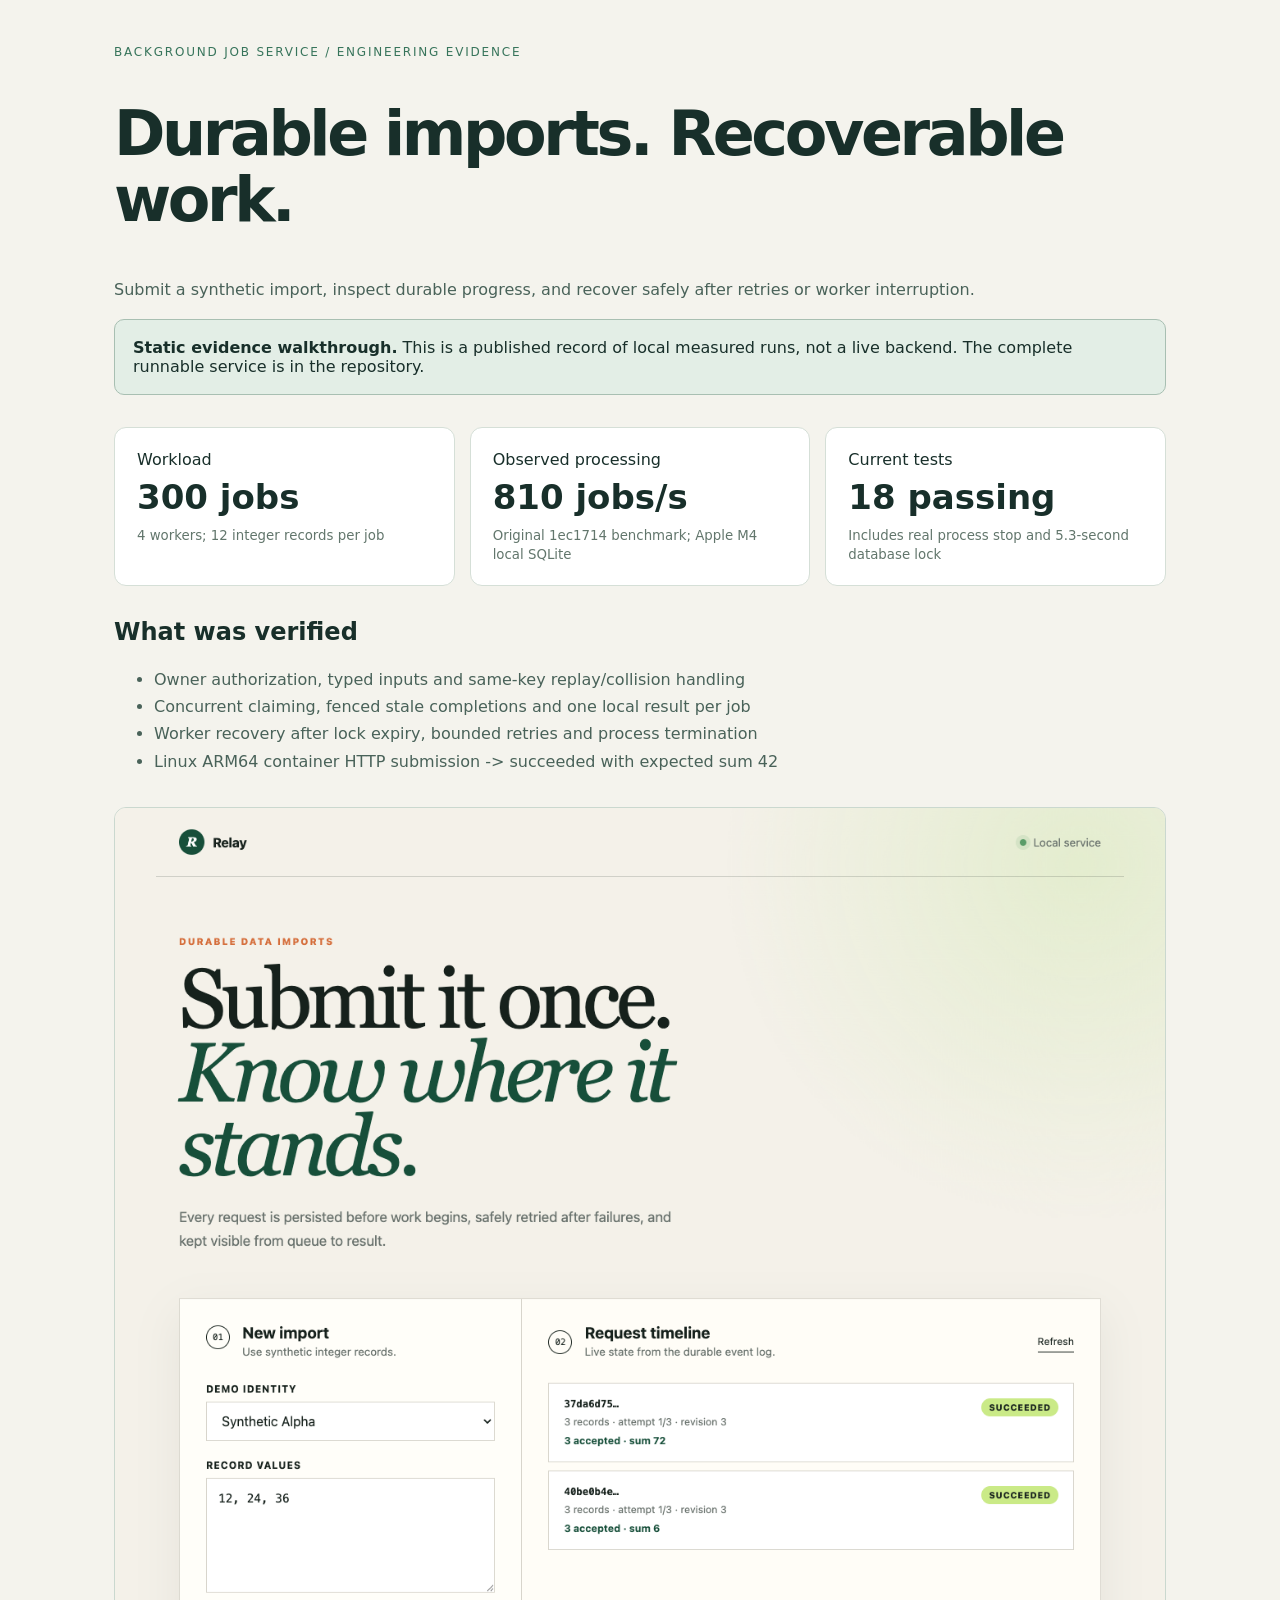
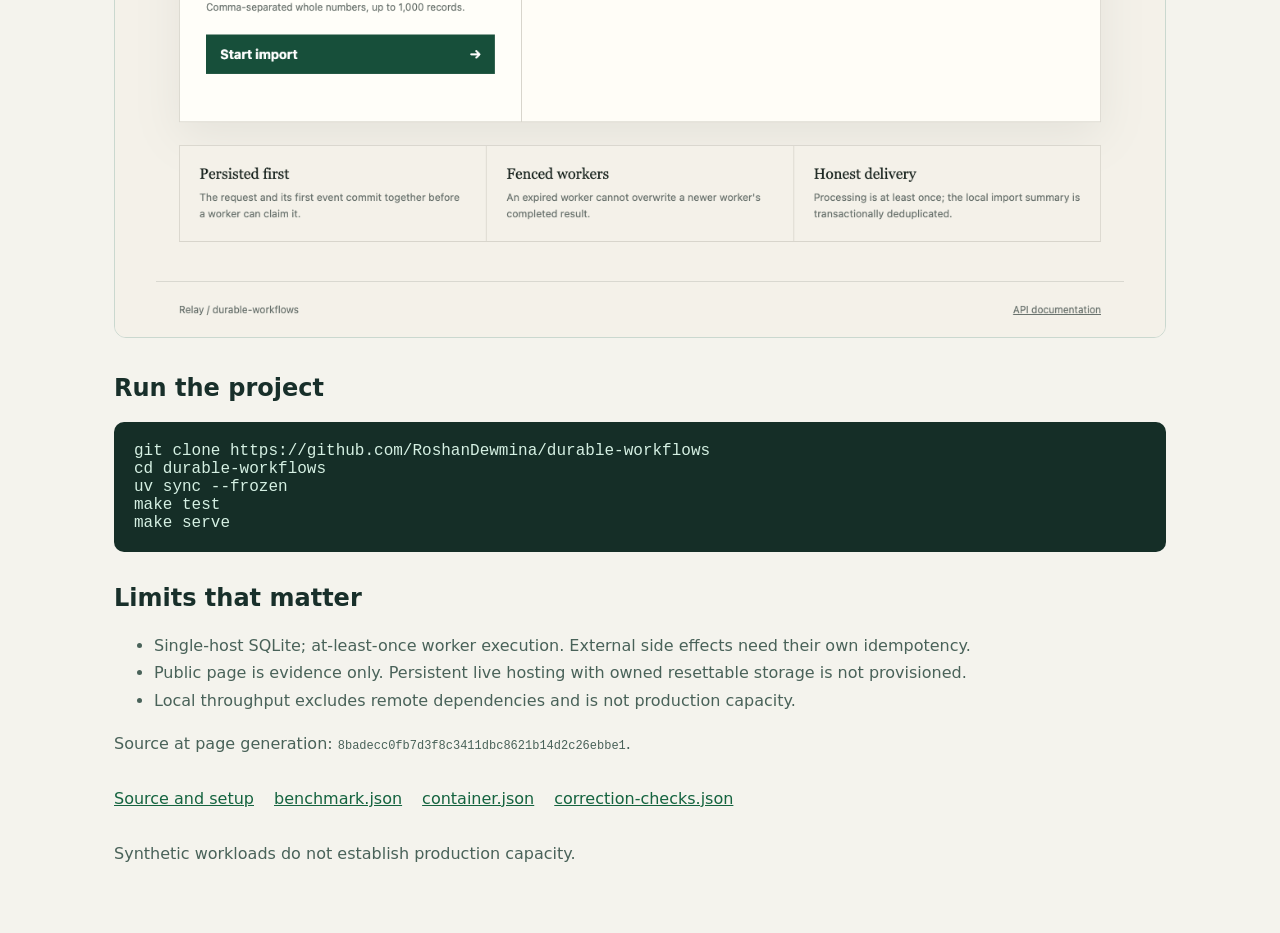
<file: docs/index.html>
<!doctype html><html lang="en"><head><meta charset="utf-8"><link rel="icon" href="data:,"><meta name="viewport" content="width=device-width,initial-scale=1"><title>Background Job Service / evidence</title><style>*{box-sizing:border-box}body{background:#f4f3ed;color:#182f2a;font:16px system-ui;margin:0}main{max-width:1100px;margin:auto;padding:45px 24px}nav{color:#37745b;font-size:12px;letter-spacing:.15em}h1{font-size:clamp(36px,6vw,62px);letter-spacing:-.055em;line-height:1.08}p,li{color:#496259;line-height:1.7}.notice{border:1px solid #a8bfb2;background:#e3eee6;padding:18px;border-radius:10px}.grid{display:grid;grid-template-columns:repeat(3,1fr);gap:15px}article{background:white;border:1px solid #d5dfd7;padding:22px;border-radius:12px}article b{display:block;font-size:34px;margin:8px 0}small{color:#62766c}a{color:#14633f}img{max-width:100%;border:1px solid #cad8cf;border-radius:12px}pre{padding:20px;background:#152e27;color:#d5f0e3;border-radius:10px;overflow:auto}section{margin:32px 0}.links{display:flex;gap:20px;flex-wrap:wrap}code{overflow-wrap:anywhere;font-size:12px}@media(max-width:680px){.grid{grid-template-columns:1fr}}</style></head><body><main><nav>BACKGROUND JOB SERVICE / ENGINEERING EVIDENCE</nav><h1>Durable imports. Recoverable work.</h1><p>Submit a synthetic import, inspect durable progress, and recover safely after retries or worker interruption.</p><div class="notice"><strong>Static evidence walkthrough.</strong> This is a published record of local measured runs, not a live backend. The complete runnable service is in the repository.</div><section class="grid"><article><span>Workload</span><b>300 jobs</b><small>4 workers; 12 integer records per job</small></article><article><span>Observed processing</span><b>810 jobs/s</b><small>Original 1ec1714 benchmark; Apple M4 local SQLite</small></article><article><span>Current tests</span><b>18 passing</b><small>Includes real process stop and 5.3-second database lock</small></article></section><section><h2>What was verified</h2><ul><li>Owner authorization, typed inputs and same-key replay/collision handling</li><li>Concurrent claiming, fenced stale completions and one local result per job</li><li>Worker recovery after lock expiry, bounded retries and process termination</li><li>Linux ARM64 container HTTP submission -&gt; succeeded with expected sum 42</li></ul></section><img src="demo.png" alt="Background Job Service UI showing completed synthetic import requests"><section><h2>Run the project</h2><pre>git clone https://github.com/RoshanDewmina/durable-workflows
cd durable-workflows
uv sync --frozen
make test
make serve</pre></section><section><h2>Limits that matter</h2><ul><li>Single-host SQLite; at-least-once worker execution. External side effects need their own idempotency.</li><li>Public page is evidence only. Persistent live hosting with owned resettable storage is not provisioned.</li><li>Local throughput excludes remote dependencies and is not production capacity.</li></ul><p>Source at page generation: <code>8badecc0fb7d3f8c3411dbc8621b14d2c26ebbe1</code>.</p></section><section class="links"><a href="https://github.com/RoshanDewmina/durable-workflows">Source and setup</a><a href="receipt-benchmark.json">benchmark.json</a><a href="receipt-container.json">container.json</a><a href="receipt-correction-checks.json">correction-checks.json</a></section><p>Synthetic workloads do not establish production capacity.</p></main></body></html>
</file>
